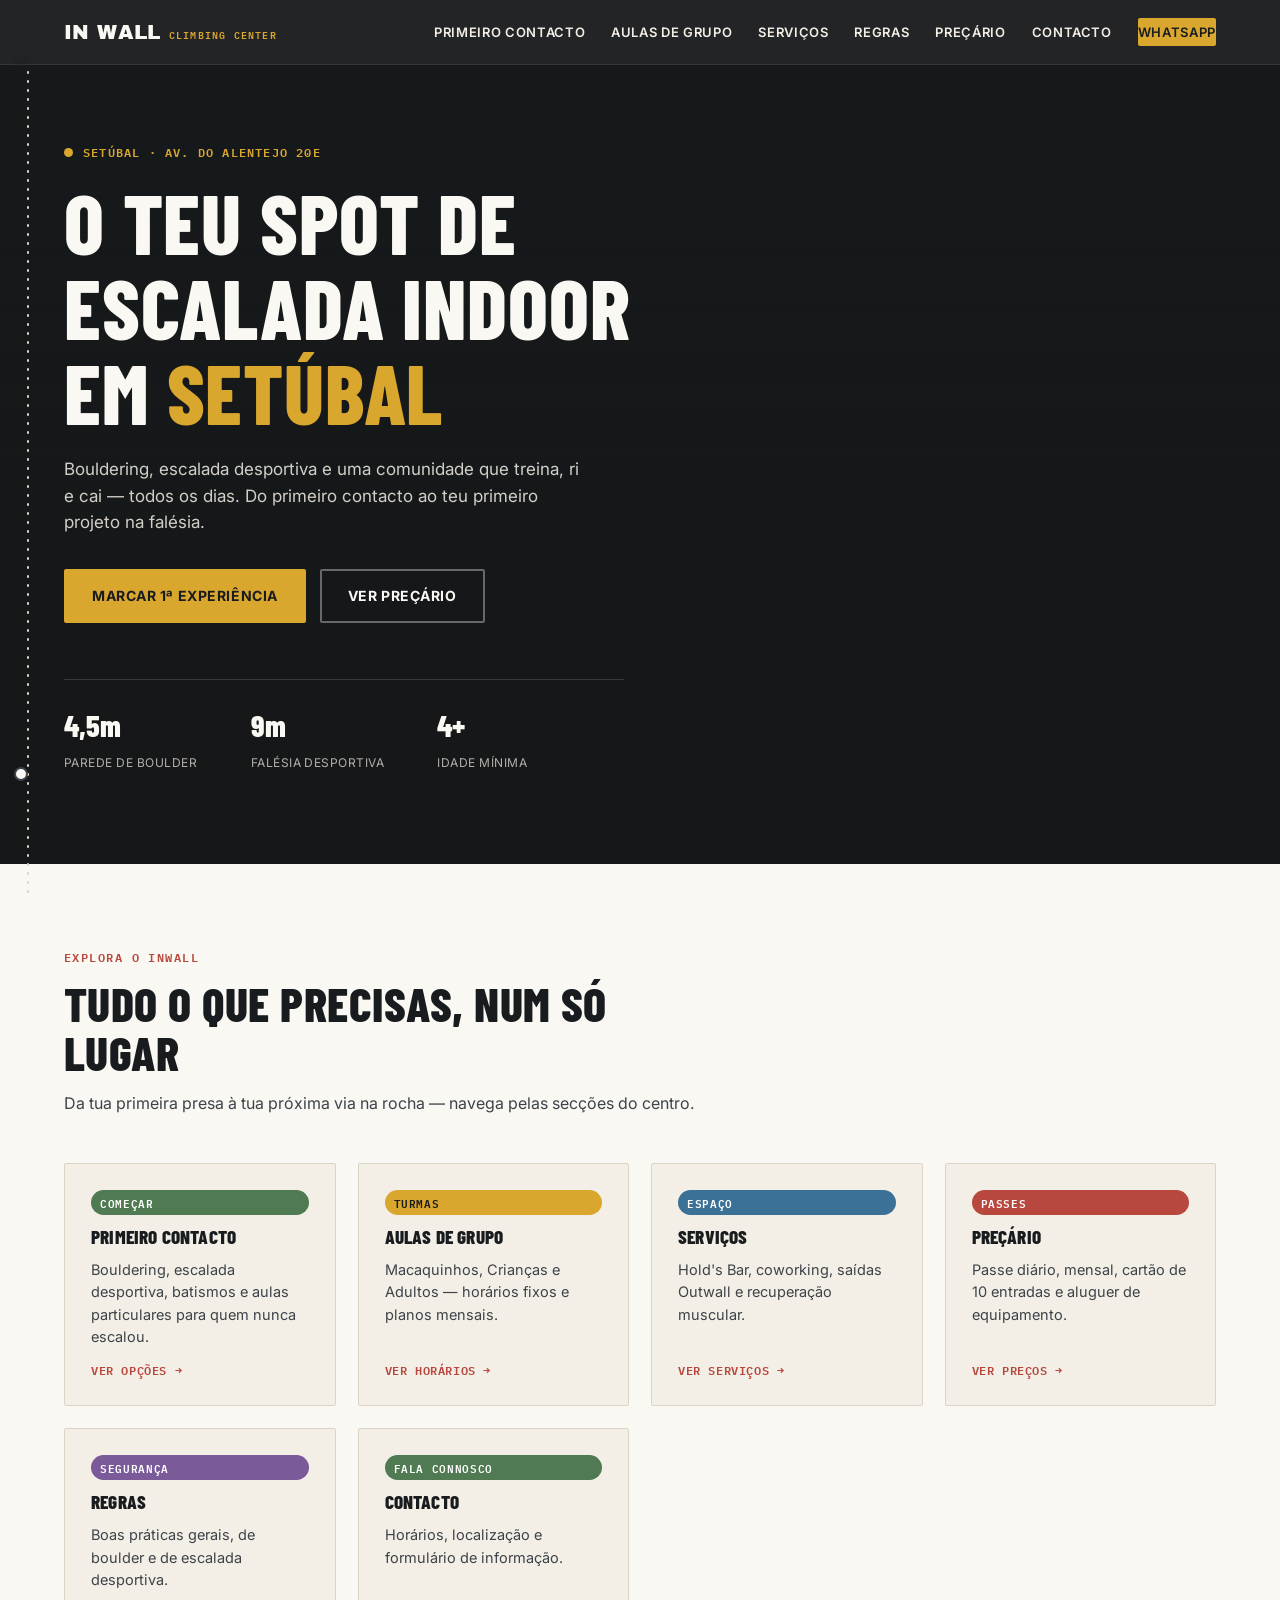
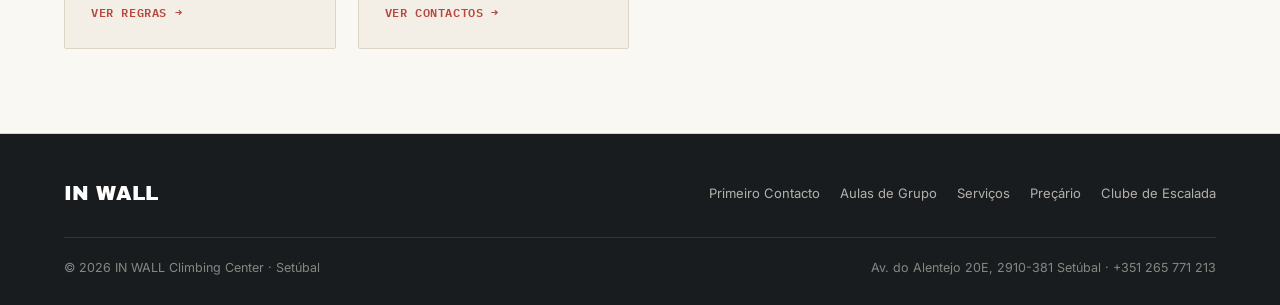
<file: index.html>
<!DOCTYPE html>
<html lang="pt-PT">
<head>
<meta charset="UTF-8">
<meta name="viewport" content="width=device-width, initial-scale=1.0">
<title>IN WALL — Climbing Center | Setúbal</title>
<meta name="description" content="O teu spot de escalada indoor em Setúbal. Bouldering, escalada desportiva, aulas de grupo, batismos, bar e coworking.">
<link rel="preconnect" href="https://fonts.googleapis.com">
<link rel="preconnect" href="https://fonts.gstatic.com" crossorigin>
<link href="https://fonts.googleapis.com/css2?family=Archivo+Black&family=Barlow+Condensed:wght@500;600;700;800&family=Inter:wght@400;500;600;700&family=IBM+Plex+Mono:wght@500;600&display=swap" rel="stylesheet">
<link rel="stylesheet" href="css/base.css">
<link rel="stylesheet" href="css/index.css">
</head>
<body>

<div class="route-rail" aria-hidden="true">
  <svg preserveAspectRatio="none"><line class="track" x1="14" y1="0" x2="14" y2="100%"></line><line class="progress" id="routeProgress" x1="14" y1="0" x2="14" y2="0"></line></svg>
</div>

<header class="topbar">
  <div class="topbar-inner">
    <a href="index.html" class="brand">IN WALL <span>CLIMBING CENTER</span></a>
    <nav class="navlinks">
      <a href="primeiro-contacto.html">Primeiro Contacto</a>
      <a href="aulas-grupo.html">Aulas de Grupo</a>
      <a href="servicos.html">Serviços</a>
      <a href="regras.html">Regras</a>
      <a href="precario.html">Preçário</a>
      <a href="contacto.html">Contacto</a>
      <a href="https://wa.me/message/LN25NQYSWAW2D1" class="nav-cta">WhatsApp</a>
    </nav>
    <button class="burger" id="burgerBtn" aria-label="Abrir menu" aria-expanded="false">
      <svg viewBox="0 0 24 24" fill="none" stroke="currentColor" stroke-width="2"><line x1="3" y1="6" x2="21" y2="6"/><line x1="3" y1="12" x2="21" y2="12"/><line x1="3" y1="18" x2="21" y2="18"/></svg>
    </button>
  </div>
  <div class="mobile-menu" id="mobileMenu">
    <a href="primeiro-contacto.html">Primeiro Contacto</a>
    <a href="aulas-grupo.html">Aulas de Grupo</a>
    <a href="servicos.html">Serviços</a>
    <a href="regras.html">Regras</a>
    <a href="precario.html">Preçário</a>
    <a href="contacto.html">Contacto</a>
    <a href="https://wa.me/message/LN25NQYSWAW2D1" class="nav-cta">Falar no WhatsApp</a>
  </div>
</header>

<main>
  <section class="hero" data-route="1">
    <div class="wrap">
      <span class="hero-grade">Setúbal · Av. do Alentejo 20E</span>
      <h1>O TEU SPOT DE<br>ESCALADA INDOOR<br>EM <em>SETÚBAL</em></h1>
      <p class="hero-sub">Bouldering, escalada desportiva e uma comunidade que treina, ri e cai — todos os dias. Do primeiro contacto ao teu primeiro projeto na falésia.</p>
      <div class="hero-actions">
        <a href="primeiro-contacto.html" class="btn btn-primary">Marcar 1ª experiência</a>
        <a href="precario.html" class="btn btn-outline">Ver preçário</a>
      </div>
      <div class="hero-stats">
        <div><b>4,5m</b><span>Parede de boulder</span></div>
        <div><b>9m</b><span>Falésia desportiva</span></div>
        <div><b>4+</b><span>Idade mínima</span></div>
      </div>
    </div>
  </section>

  <section class="section" data-route="2">
    <div class="wrap">
      <div class="section-head reveal">
        <span class="eyebrow">Explora o InWall</span>
        <h2>Tudo o que precisas, num só lugar</h2>
        <p>Da tua primeira presa à tua próxima via na rocha — navega pelas secções do centro.</p>
      </div>
      <div class="overview-grid reveal">
        <a href="primeiro-contacto.html" class="overview-card">
          <span class="tag tag-green">Começar</span>
          <h4>Primeiro Contacto</h4>
          <p>Bouldering, escalada desportiva, batismos e aulas particulares para quem nunca escalou.</p>
          <span class="go">Ver opções →</span>
        </a>
        <a href="aulas-grupo.html" class="overview-card">
          <span class="tag tag-yellow">Turmas</span>
          <h4>Aulas de Grupo</h4>
          <p>Macaquinhos, Crianças e Adultos — horários fixos e planos mensais.</p>
          <span class="go">Ver horários →</span>
        </a>
        <a href="servicos.html" class="overview-card">
          <span class="tag tag-blue">Espaço</span>
          <h4>Serviços</h4>
          <p>Hold's Bar, coworking, saídas Outwall e recuperação muscular.</p>
          <span class="go">Ver serviços →</span>
        </a>
        <a href="precario.html" class="overview-card">
          <span class="tag tag-red">Passes</span>
          <h4>Preçário</h4>
          <p>Passe diário, mensal, cartão de 10 entradas e aluguer de equipamento.</p>
          <span class="go">Ver preços →</span>
        </a>
        <a href="regras.html" class="overview-card">
          <span class="tag tag-purple">Segurança</span>
          <h4>Regras</h4>
          <p>Boas práticas gerais, de boulder e de escalada desportiva.</p>
          <span class="go">Ver regras →</span>
        </a>
        <a href="contacto.html" class="overview-card">
          <span class="tag tag-green">Fala connosco</span>
          <h4>Contacto</h4>
          <p>Horários, localização e formulário de informação.</p>
          <span class="go">Ver contactos →</span>
        </a>
      </div>
    </div>
  </section>
</main>

<footer>
  <div class="wrap">
    <div class="footer-top">
      <div class="footer-brand">IN WALL</div>
      <div class="footer-links">
        <a href="primeiro-contacto.html">Primeiro Contacto</a>
        <a href="aulas-grupo.html">Aulas de Grupo</a>
        <a href="servicos.html">Serviços</a>
        <a href="precario.html">Preçário</a>
        <a href="https://inwallclimbing.pt/clube-de-escalada/">Clube de Escalada</a>
      </div>
    </div>
    <div class="footer-bottom">
      <span>© 2026 IN WALL Climbing Center · Setúbal</span>
      <span>Av. do Alentejo 20E, 2910-381 Setúbal · +351 265 771 213</span>
    </div>
  </div>
</footer>

<script src="js/base.js"></script>
</body>
</html>
</file>
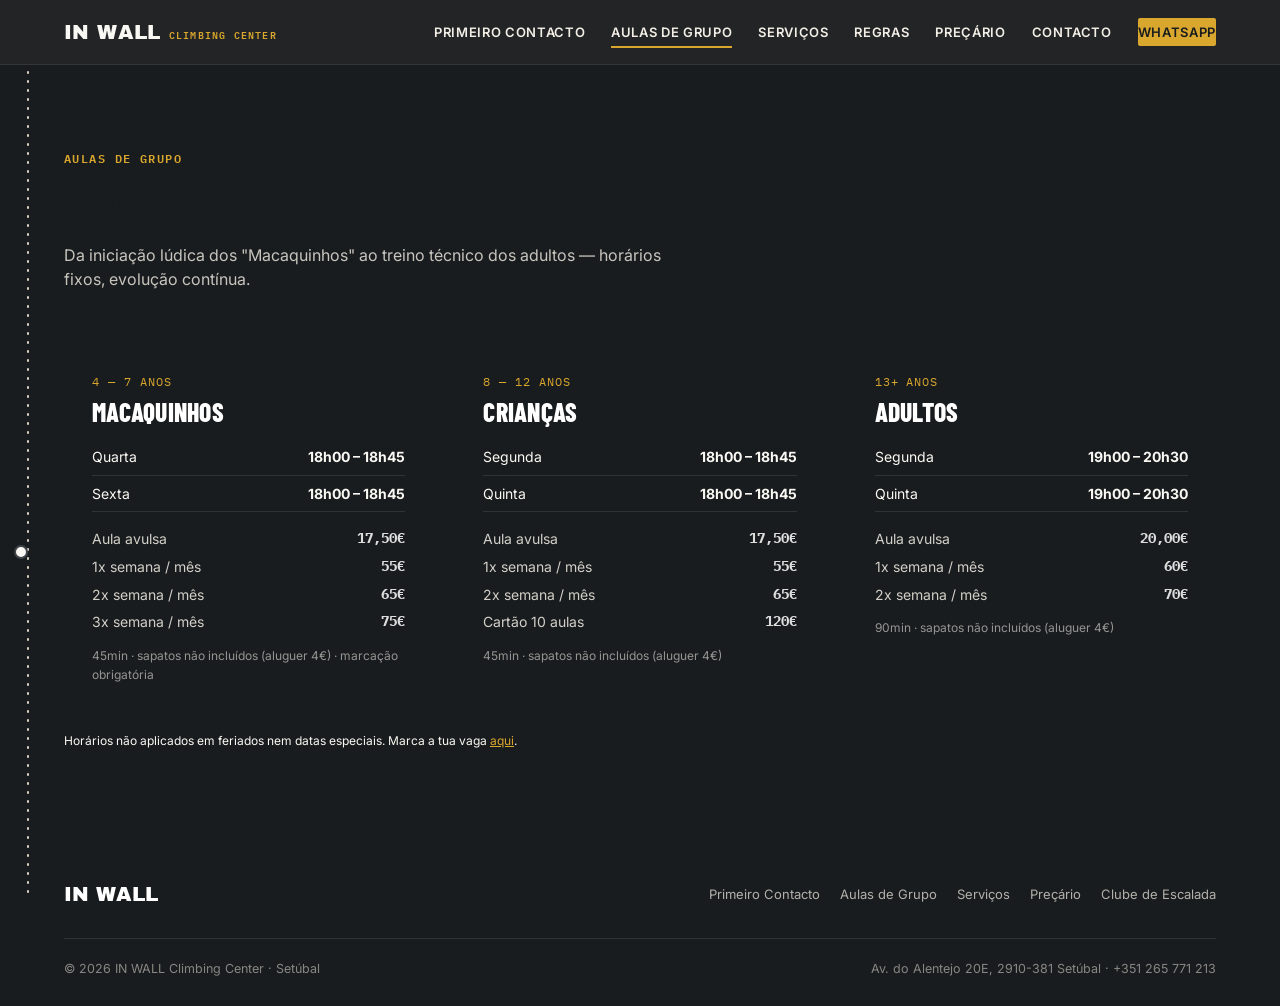
<file: aulas-grupo.html>
<!DOCTYPE html>
<html lang="pt-PT">
<head>
<meta charset="UTF-8">
<meta name="viewport" content="width=device-width, initial-scale=1.0">
<title>Aulas de Grupo — IN WALL Climbing Center</title>
<meta name="description" content="Aulas de grupo de escalada para crianças e adultos no InWall Setúbal: Macaquinhos, Crianças e Adultos.">
<link rel="preconnect" href="https://fonts.googleapis.com">
<link rel="preconnect" href="https://fonts.gstatic.com" crossorigin>
<link href="https://fonts.googleapis.com/css2?family=Archivo+Black&family=Barlow+Condensed:wght@500;600;700;800&family=Inter:wght@400;500;600;700&family=IBM+Plex+Mono:wght@500;600&display=swap" rel="stylesheet">
<link rel="stylesheet" href="css/base.css">
<link rel="stylesheet" href="css/aulas-grupo.css">
</head>
<body>

<div class="route-rail" aria-hidden="true">
  <svg preserveAspectRatio="none"><line class="track" x1="14" y1="0" x2="14" y2="100%"></line><line class="progress" id="routeProgress" x1="14" y1="0" x2="14" y2="0"></line></svg>
</div>

<header class="topbar">
  <div class="topbar-inner">
    <a href="index.html" class="brand">IN WALL <span>CLIMBING CENTER</span></a>
    <nav class="navlinks">
      <a href="primeiro-contacto.html">Primeiro Contacto</a>
      <a href="aulas-grupo.html">Aulas de Grupo</a>
      <a href="servicos.html">Serviços</a>
      <a href="regras.html">Regras</a>
      <a href="precario.html">Preçário</a>
      <a href="contacto.html">Contacto</a>
      <a href="https://wa.me/message/LN25NQYSWAW2D1" class="nav-cta">WhatsApp</a>
    </nav>
    <button class="burger" id="burgerBtn" aria-label="Abrir menu" aria-expanded="false">
      <svg viewBox="0 0 24 24" fill="none" stroke="currentColor" stroke-width="2"><line x1="3" y1="6" x2="21" y2="6"/><line x1="3" y1="12" x2="21" y2="12"/><line x1="3" y1="18" x2="21" y2="18"/></svg>
    </button>
  </div>
  <div class="mobile-menu" id="mobileMenu">
    <a href="primeiro-contacto.html">Primeiro Contacto</a>
    <a href="aulas-grupo.html">Aulas de Grupo</a>
    <a href="servicos.html">Serviços</a>
    <a href="regras.html">Regras</a>
    <a href="precario.html">Preçário</a>
    <a href="contacto.html">Contacto</a>
    <a href="https://wa.me/message/LN25NQYSWAW2D1" class="nav-cta">Falar no WhatsApp</a>
  </div>
</header>

<main>
  <section class="section section-dark" data-route="1">
    <div class="wrap">
      <div class="section-head reveal">
        <span class="eyebrow">Aulas de Grupo</span>
        <h2>Uma turma para cada idade</h2>
        <p>Da iniciação lúdica dos "Macaquinhos" ao treino técnico dos adultos — horários fixos, evolução contínua.</p>
      </div>
      <div class="schedule-grid reveal">
        <div class="schedule-card">
          <span class="age">4 — 7 ANOS</span>
          <h4>Macaquinhos</h4>
          <div class="timerow"><span>Quarta</span><b>18h00 – 18h45</b></div>
          <div class="timerow"><span>Sexta</span><b>18h00 – 18h45</b></div>
          <ul class="plan-list">
            <li><span>Aula avulsa</span><b>17,50€</b></li>
            <li><span>1x semana / mês</span><b>55€</b></li>
            <li><span>2x semana / mês</span><b>65€</b></li>
            <li><span>3x semana / mês</span><b>75€</b></li>
          </ul>
          <p class="schedule-note">45min · sapatos não incluídos (aluguer 4€) · marcação obrigatória</p>
        </div>

        <div class="schedule-card">
          <span class="age">8 — 12 ANOS</span>
          <h4>Crianças</h4>
          <div class="timerow"><span>Segunda</span><b>18h00 – 18h45</b></div>
          <div class="timerow"><span>Quinta</span><b>18h00 – 18h45</b></div>
          <ul class="plan-list">
            <li><span>Aula avulsa</span><b>17,50€</b></li>
            <li><span>1x semana / mês</span><b>55€</b></li>
            <li><span>2x semana / mês</span><b>65€</b></li>
            <li><span>Cartão 10 aulas</span><b>120€</b></li>
          </ul>
          <p class="schedule-note">45min · sapatos não incluídos (aluguer 4€)</p>
        </div>

        <div class="schedule-card">
          <span class="age">13+ ANOS</span>
          <h4>Adultos</h4>
          <div class="timerow"><span>Segunda</span><b>19h00 – 20h30</b></div>
          <div class="timerow"><span>Quinta</span><b>19h00 – 20h30</b></div>
          <ul class="plan-list">
            <li><span>Aula avulsa</span><b>20,00€</b></li>
            <li><span>1x semana / mês</span><b>60€</b></li>
            <li><span>2x semana / mês</span><b>70€</b></li>
          </ul>
          <p class="schedule-note">90min · sapatos não incluídos (aluguer 4€)</p>
        </div>
      </div>
      <p class="schedule-note reveal" style="margin-top:20px;">Horários não aplicados em feriados nem datas especiais. Marca a tua vaga <a href="https://calendar.app.google/18YPkHzav2xyP9Gt5" style="color:var(--hold-yellow);text-decoration:underline;">aqui</a>.</p>
    </div>
  </section>
</main>

<footer>
  <div class="wrap">
    <div class="footer-top">
      <div class="footer-brand">IN WALL</div>
      <div class="footer-links">
        <a href="primeiro-contacto.html">Primeiro Contacto</a>
        <a href="aulas-grupo.html">Aulas de Grupo</a>
        <a href="servicos.html">Serviços</a>
        <a href="precario.html">Preçário</a>
        <a href="https://inwallclimbing.pt/clube-de-escalada/">Clube de Escalada</a>
      </div>
    </div>
    <div class="footer-bottom">
      <span>© 2026 IN WALL Climbing Center · Setúbal</span>
      <span>Av. do Alentejo 20E, 2910-381 Setúbal · +351 265 771 213</span>
    </div>
  </div>
</footer>

<script src="js/base.js"></script>
</body>
</html>
</file>
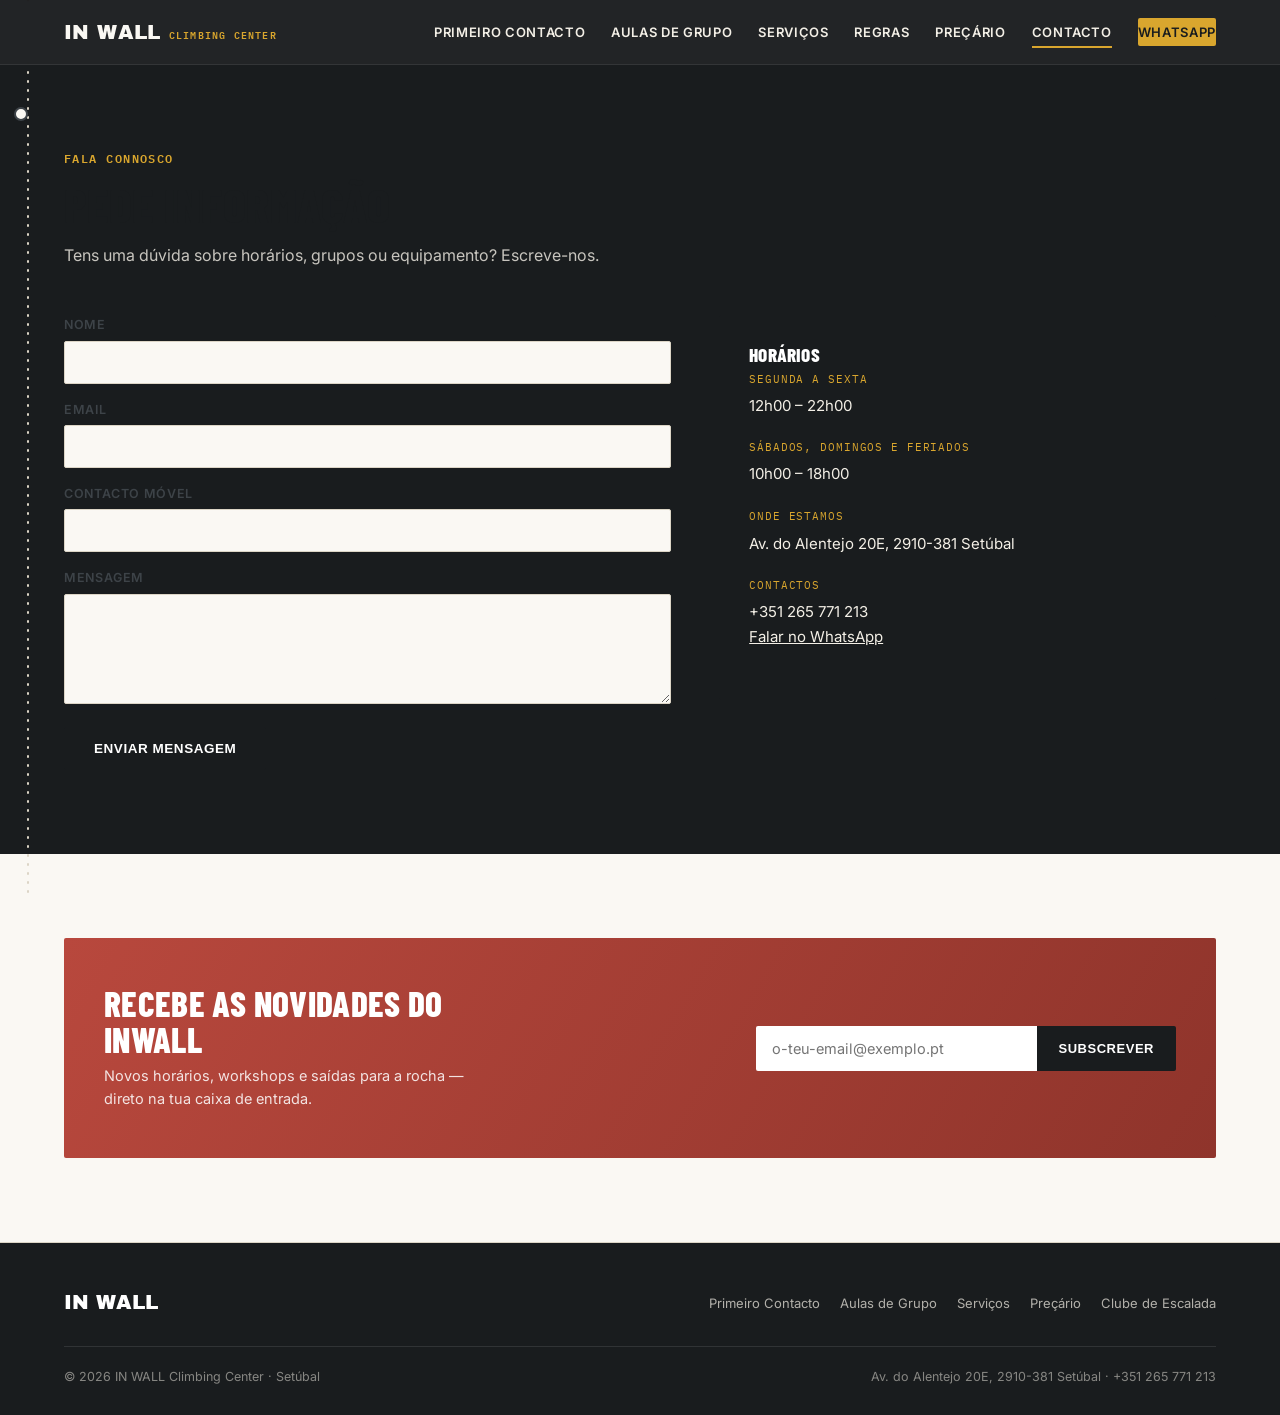
<file: contacto.html>
<!DOCTYPE html>
<html lang="pt-PT">
<head>
<meta charset="UTF-8">
<meta name="viewport" content="width=device-width, initial-scale=1.0">
<title>Contacto — IN WALL Climbing Center</title>
<meta name="description" content="Horários, localização, contactos e newsletter do InWall Climbing Center em Setúbal.">
<link rel="preconnect" href="https://fonts.googleapis.com">
<link rel="preconnect" href="https://fonts.gstatic.com" crossorigin>
<link href="https://fonts.googleapis.com/css2?family=Archivo+Black&family=Barlow+Condensed:wght@500;600;700;800&family=Inter:wght@400;500;600;700&family=IBM+Plex+Mono:wght@500;600&display=swap" rel="stylesheet">
<link rel="stylesheet" href="css/base.css">
<link rel="stylesheet" href="css/contacto.css">
</head>
<body>

<div class="route-rail" aria-hidden="true">
  <svg preserveAspectRatio="none"><line class="track" x1="14" y1="0" x2="14" y2="100%"></line><line class="progress" id="routeProgress" x1="14" y1="0" x2="14" y2="0"></line></svg>
</div>

<header class="topbar">
  <div class="topbar-inner">
    <a href="index.html" class="brand">IN WALL <span>CLIMBING CENTER</span></a>
    <nav class="navlinks">
      <a href="primeiro-contacto.html">Primeiro Contacto</a>
      <a href="aulas-grupo.html">Aulas de Grupo</a>
      <a href="servicos.html">Serviços</a>
      <a href="regras.html">Regras</a>
      <a href="precario.html">Preçário</a>
      <a href="contacto.html">Contacto</a>
      <a href="https://wa.me/message/LN25NQYSWAW2D1" class="nav-cta">WhatsApp</a>
    </nav>
    <button class="burger" id="burgerBtn" aria-label="Abrir menu" aria-expanded="false">
      <svg viewBox="0 0 24 24" fill="none" stroke="currentColor" stroke-width="2"><line x1="3" y1="6" x2="21" y2="6"/><line x1="3" y1="12" x2="21" y2="12"/><line x1="3" y1="18" x2="21" y2="18"/></svg>
    </button>
  </div>
  <div class="mobile-menu" id="mobileMenu">
    <a href="primeiro-contacto.html">Primeiro Contacto</a>
    <a href="aulas-grupo.html">Aulas de Grupo</a>
    <a href="servicos.html">Serviços</a>
    <a href="regras.html">Regras</a>
    <a href="precario.html">Preçário</a>
    <a href="contacto.html">Contacto</a>
    <a href="https://wa.me/message/LN25NQYSWAW2D1" class="nav-cta">Falar no WhatsApp</a>
  </div>
</header>

<main>
  <section class="section section-dark" data-route="1">
    <div class="wrap">
      <div class="section-head reveal">
        <span class="eyebrow">Fala Connosco</span>
        <h2>Pede informação</h2>
        <p>Tens uma dúvida sobre horários, grupos ou equipamento? Escreve-nos.</p>
      </div>

      <div class="contact-layout reveal">
        <form id="contactForm">
          <div class="form-field">
            <label for="nome">Nome</label>
            <input type="text" id="nome" name="nome" required>
          </div>
          <div class="form-field">
            <label for="email">Email</label>
            <input type="email" id="email" name="email" required>
          </div>
          <div class="form-field">
            <label for="tel">Contacto móvel</label>
            <input type="tel" id="tel" name="tel">
          </div>
          <div class="form-field">
            <label for="msg">Mensagem</label>
            <textarea id="msg" name="msg" required></textarea>
          </div>
          <button type="submit" class="submit-btn">Enviar mensagem</button>
          <p id="formMsg" style="display:none;margin-top:14px;font-size:13.5px;color:var(--hold-yellow);">Mensagem preparada — obrigado pelo contacto!</p>
        </form>

        <div class="info-card">
          <h4>Horários</h4>
          <div class="info-block">
            <span class="label">Segunda a sexta</span>
            <p>12h00 – 22h00</p>
          </div>
          <div class="info-block">
            <span class="label">Sábados, domingos e feriados</span>
            <p>10h00 – 18h00</p>
          </div>
          <div class="info-block">
            <span class="label">Onde estamos</span>
            <a href="https://maps.app.goo.gl/ZAuKGBuh2Pnytn5JA">Av. do Alentejo 20E, 2910-381 Setúbal</a>
          </div>
          <div class="info-block">
            <span class="label">Contactos</span>
            <p>+351 265 771 213</p>
            <a href="https://wa.me/message/LN25NQYSWAW2D1" style="text-decoration:underline;">Falar no WhatsApp</a>
          </div>
        </div>
      </div>
    </div>
  </section>

  <section class="section">
    <div class="wrap">
      <div class="newsletter reveal">
        <div>
          <h3>Recebe as novidades do InWall</h3>
          <p>Novos horários, workshops e saídas para a rocha — direto na tua caixa de entrada.</p>
        </div>
        <form class="newsletter-form" id="newsletterForm">
          <input type="email" placeholder="o-teu-email@exemplo.pt" required>
          <button type="submit">Subscrever</button>
        </form>
      </div>
    </div>
  </section>
</main>

<footer>
  <div class="wrap">
    <div class="footer-top">
      <div class="footer-brand">IN WALL</div>
      <div class="footer-links">
        <a href="primeiro-contacto.html">Primeiro Contacto</a>
        <a href="aulas-grupo.html">Aulas de Grupo</a>
        <a href="servicos.html">Serviços</a>
        <a href="precario.html">Preçário</a>
        <a href="https://inwallclimbing.pt/clube-de-escalada/">Clube de Escalada</a>
      </div>
    </div>
    <div class="footer-bottom">
      <span>© 2026 IN WALL Climbing Center · Setúbal</span>
      <span>Av. do Alentejo 20E, 2910-381 Setúbal · +351 265 771 213</span>
    </div>
  </div>
</footer>

<script src="js/base.js"></script>
<script src="js/contacto.js"></script>
</body>
</html>
</file>
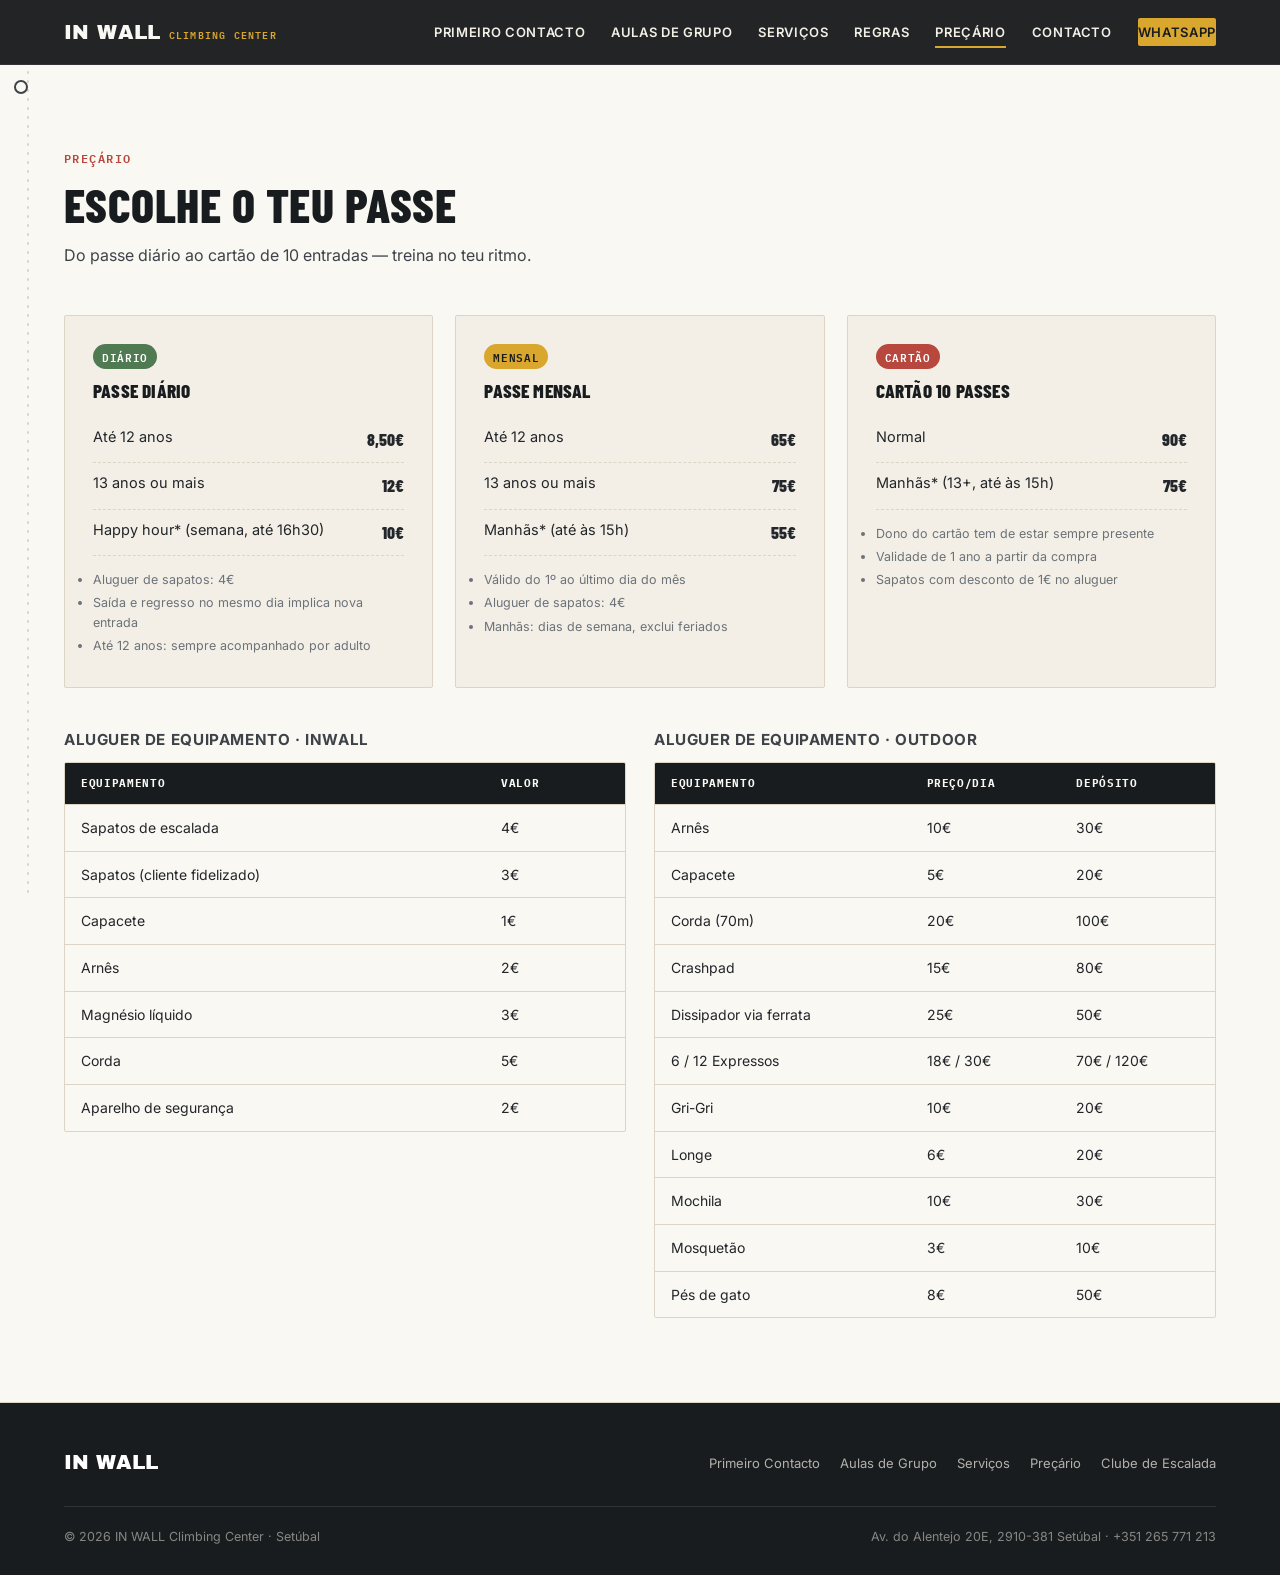
<file: precario.html>
<!DOCTYPE html>
<html lang="pt-PT">
<head>
<meta charset="UTF-8">
<meta name="viewport" content="width=device-width, initial-scale=1.0">
<title>Preçário — IN WALL Climbing Center</title>
<meta name="description" content="Passe diário, mensal, cartão de 10 entradas e aluguer de equipamento no InWall Setúbal.">
<link rel="preconnect" href="https://fonts.googleapis.com">
<link rel="preconnect" href="https://fonts.gstatic.com" crossorigin>
<link href="https://fonts.googleapis.com/css2?family=Archivo+Black&family=Barlow+Condensed:wght@500;600;700;800&family=Inter:wght@400;500;600;700&family=IBM+Plex+Mono:wght@500;600&display=swap" rel="stylesheet">
<link rel="stylesheet" href="css/base.css">
<link rel="stylesheet" href="css/precario.css">
</head>
<body>

<div class="route-rail" aria-hidden="true">
  <svg preserveAspectRatio="none"><line class="track" x1="14" y1="0" x2="14" y2="100%"></line><line class="progress" id="routeProgress" x1="14" y1="0" x2="14" y2="0"></line></svg>
</div>

<header class="topbar">
  <div class="topbar-inner">
    <a href="index.html" class="brand">IN WALL <span>CLIMBING CENTER</span></a>
    <nav class="navlinks">
      <a href="primeiro-contacto.html">Primeiro Contacto</a>
      <a href="aulas-grupo.html">Aulas de Grupo</a>
      <a href="servicos.html">Serviços</a>
      <a href="regras.html">Regras</a>
      <a href="precario.html">Preçário</a>
      <a href="contacto.html">Contacto</a>
      <a href="https://wa.me/message/LN25NQYSWAW2D1" class="nav-cta">WhatsApp</a>
    </nav>
    <button class="burger" id="burgerBtn" aria-label="Abrir menu" aria-expanded="false">
      <svg viewBox="0 0 24 24" fill="none" stroke="currentColor" stroke-width="2"><line x1="3" y1="6" x2="21" y2="6"/><line x1="3" y1="12" x2="21" y2="12"/><line x1="3" y1="18" x2="21" y2="18"/></svg>
    </button>
  </div>
  <div class="mobile-menu" id="mobileMenu">
    <a href="primeiro-contacto.html">Primeiro Contacto</a>
    <a href="aulas-grupo.html">Aulas de Grupo</a>
    <a href="servicos.html">Serviços</a>
    <a href="regras.html">Regras</a>
    <a href="precario.html">Preçário</a>
    <a href="contacto.html">Contacto</a>
    <a href="https://wa.me/message/LN25NQYSWAW2D1" class="nav-cta">Falar no WhatsApp</a>
  </div>
</header>

<main>
  <section class="section" data-route="1">
    <div class="wrap">
      <div class="section-head reveal">
        <span class="eyebrow">Preçário</span>
        <h2>Escolhe o teu passe</h2>
        <p>Do passe diário ao cartão de 10 entradas — treina no teu ritmo.</p>
      </div>

      <div class="price-tiers reveal">
        <div class="tier">
          <span class="tag tag-green">Diário</span>
          <h4 style="margin-top:12px;">Passe Diário</h4>
          <div class="tier-row"><span>Até 12 anos</span><b>8,50€</b></div>
          <div class="tier-row"><span>13 anos ou mais</span><b>12€</b></div>
          <div class="tier-row"><span>Happy hour* (semana, até 16h30)</span><b>10€</b></div>
          <ul class="tier-notes">
            <li>Aluguer de sapatos: 4€</li>
            <li>Saída e regresso no mesmo dia implica nova entrada</li>
            <li>Até 12 anos: sempre acompanhado por adulto</li>
          </ul>
        </div>
        <div class="tier">
          <span class="tag tag-yellow">Mensal</span>
          <h4 style="margin-top:12px;">Passe Mensal</h4>
          <div class="tier-row"><span>Até 12 anos</span><b>65€</b></div>
          <div class="tier-row"><span>13 anos ou mais</span><b>75€</b></div>
          <div class="tier-row"><span>Manhãs* (até às 15h)</span><b>55€</b></div>
          <ul class="tier-notes">
            <li>Válido do 1º ao último dia do mês</li>
            <li>Aluguer de sapatos: 4€</li>
            <li>Manhãs: dias de semana, exclui feriados</li>
          </ul>
        </div>
        <div class="tier">
          <span class="tag tag-red">Cartão</span>
          <h4 style="margin-top:12px;">Cartão 10 Passes</h4>
          <div class="tier-row"><span>Normal</span><b>90€</b></div>
          <div class="tier-row"><span>Manhãs* (13+, até às 15h)</span><b>75€</b></div>
          <ul class="tier-notes">
            <li>Dono do cartão tem de estar sempre presente</li>
            <li>Validade de 1 ano a partir da compra</li>
            <li>Sapatos com desconto de 1€ no aluguer</li>
          </ul>
        </div>
      </div>

      <div class="equip-tables reveal">
        <div>
          <h5>Aluguer de equipamento · InWall</h5>
          <div class="table-wrap">
            <table>
              <thead><tr><th>Equipamento</th><th>Valor</th></tr></thead>
              <tbody>
                <tr><td>Sapatos de escalada</td><td>4€</td></tr>
                <tr><td>Sapatos (cliente fidelizado)</td><td>3€</td></tr>
                <tr><td>Capacete</td><td>1€</td></tr>
                <tr><td>Arnês</td><td>2€</td></tr>
                <tr><td>Magnésio líquido</td><td>3€</td></tr>
                <tr><td>Corda</td><td>5€</td></tr>
                <tr><td>Aparelho de segurança</td><td>2€</td></tr>
              </tbody>
            </table>
          </div>
        </div>
        <div>
          <h5>Aluguer de equipamento · Outdoor</h5>
          <div class="table-wrap">
            <table>
              <thead><tr><th>Equipamento</th><th>Preço/dia</th><th>Depósito</th></tr></thead>
              <tbody>
                <tr><td>Arnês</td><td>10€</td><td>30€</td></tr>
                <tr><td>Capacete</td><td>5€</td><td>20€</td></tr>
                <tr><td>Corda (70m)</td><td>20€</td><td>100€</td></tr>
                <tr><td>Crashpad</td><td>15€</td><td>80€</td></tr>
                <tr><td>Dissipador via ferrata</td><td>25€</td><td>50€</td></tr>
                <tr><td>6 / 12 Expressos</td><td>18€ / 30€</td><td>70€ / 120€</td></tr>
                <tr><td>Gri-Gri</td><td>10€</td><td>20€</td></tr>
                <tr><td>Longe</td><td>6€</td><td>20€</td></tr>
                <tr><td>Mochila</td><td>10€</td><td>30€</td></tr>
                <tr><td>Mosquetão</td><td>3€</td><td>10€</td></tr>
                <tr><td>Pés de gato</td><td>8€</td><td>50€</td></tr>
              </tbody>
            </table>
          </div>
        </div>
      </div>
    </div>
  </section>
</main>

<footer>
  <div class="wrap">
    <div class="footer-top">
      <div class="footer-brand">IN WALL</div>
      <div class="footer-links">
        <a href="primeiro-contacto.html">Primeiro Contacto</a>
        <a href="aulas-grupo.html">Aulas de Grupo</a>
        <a href="servicos.html">Serviços</a>
        <a href="precario.html">Preçário</a>
        <a href="https://inwallclimbing.pt/clube-de-escalada/">Clube de Escalada</a>
      </div>
    </div>
    <div class="footer-bottom">
      <span>© 2026 IN WALL Climbing Center · Setúbal</span>
      <span>Av. do Alentejo 20E, 2910-381 Setúbal · +351 265 771 213</span>
    </div>
  </div>
</footer>

<script src="js/base.js"></script>
</body>
</html>
</file>
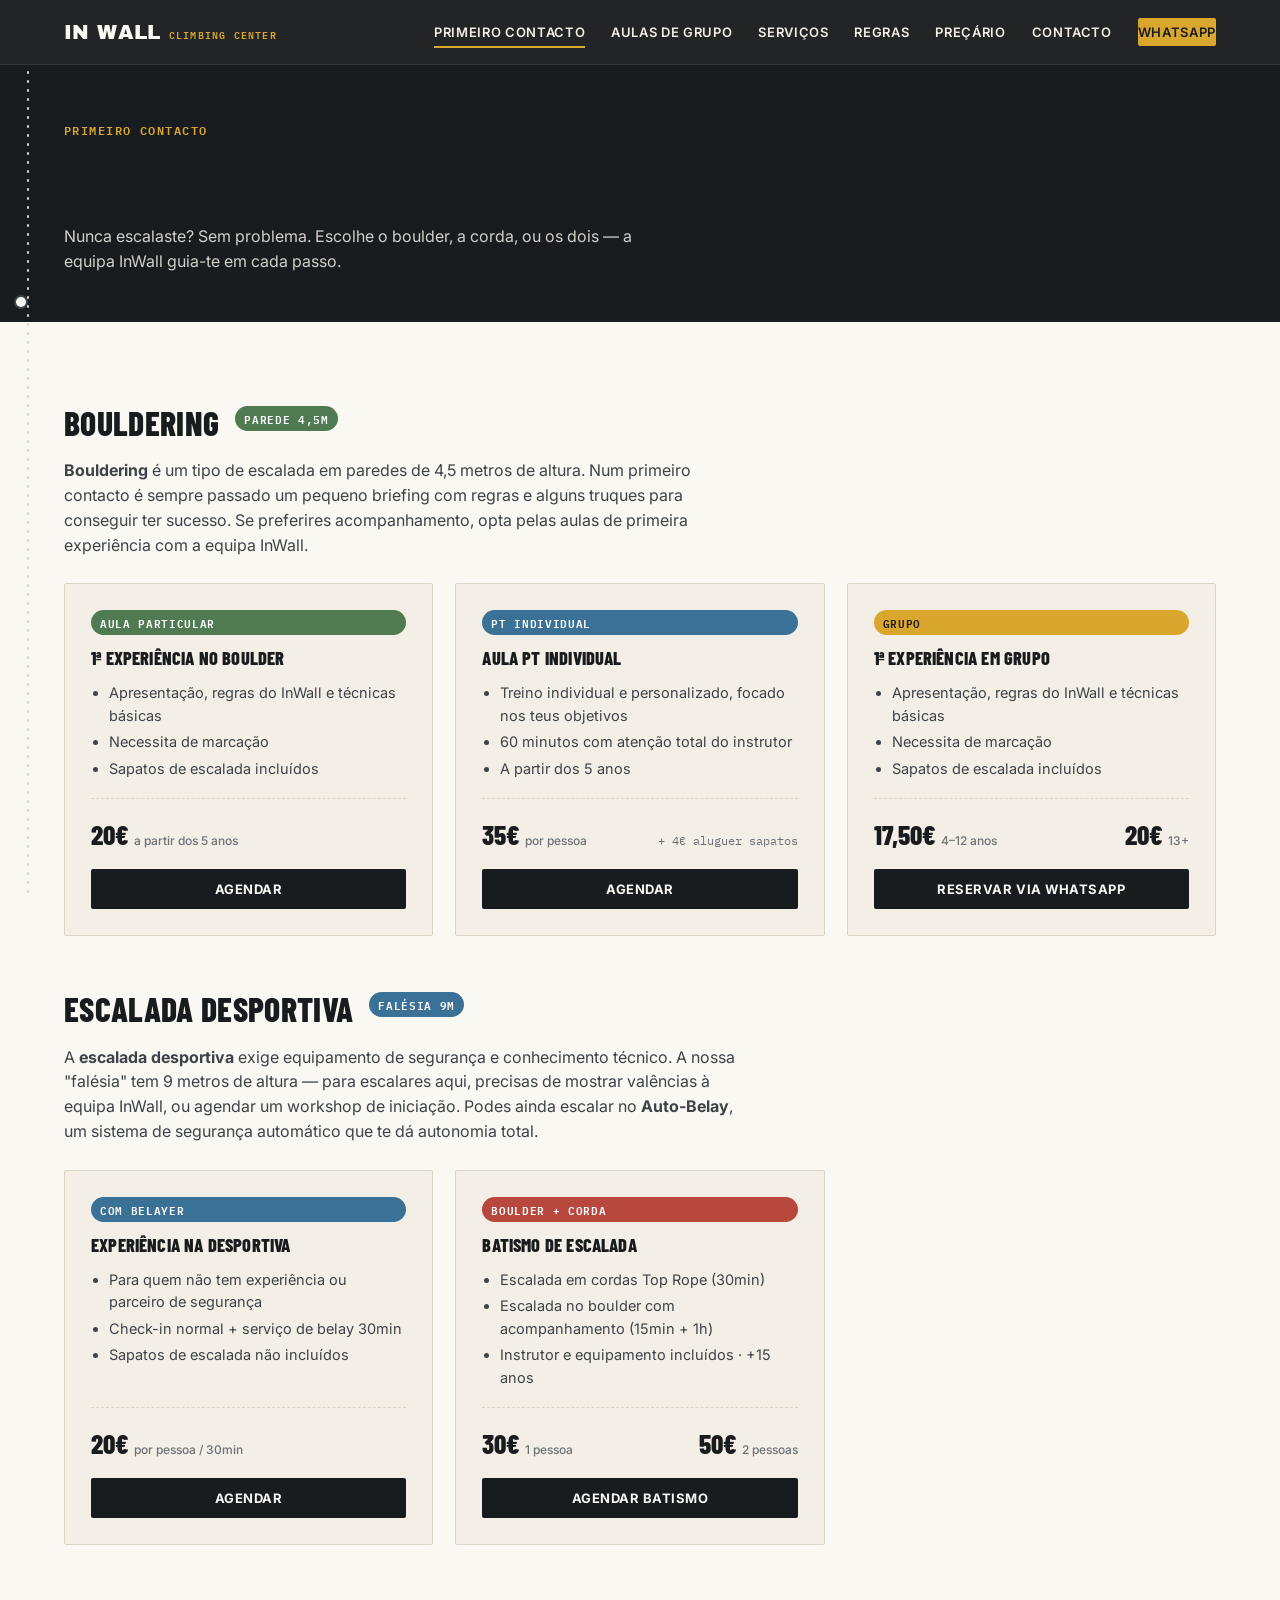
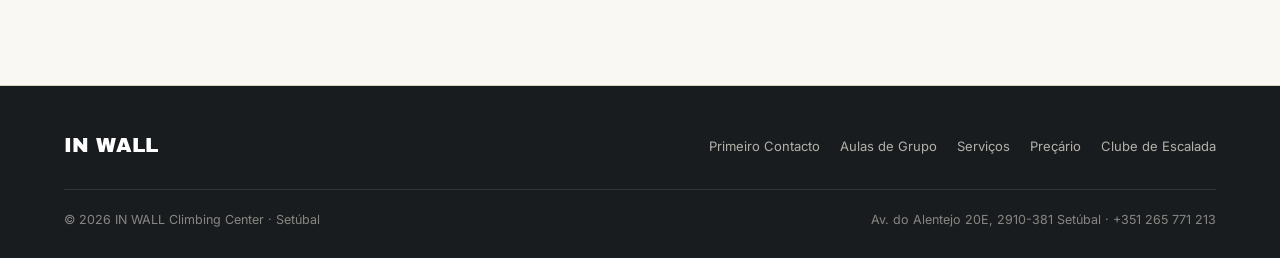
<file: primeiro-contacto.html>
<!DOCTYPE html>
<html lang="pt-PT">
<head>
<meta charset="UTF-8">
<meta name="viewport" content="width=device-width, initial-scale=1.0">
<title>Primeiro Contacto — IN WALL Climbing Center</title>
<meta name="description" content="Bouldering, escalada desportiva e batismo de escalada no InWall Setúbal. Aulas particulares e de grupo para quem nunca escalou.">
<link rel="preconnect" href="https://fonts.googleapis.com">
<link rel="preconnect" href="https://fonts.gstatic.com" crossorigin>
<link href="https://fonts.googleapis.com/css2?family=Archivo+Black&family=Barlow+Condensed:wght@500;600;700;800&family=Inter:wght@400;500;600;700&family=IBM+Plex+Mono:wght@500;600&display=swap" rel="stylesheet">
<link rel="stylesheet" href="css/base.css">
<link rel="stylesheet" href="css/primeiro-contacto.css">
</head>
<body>

<div class="route-rail" aria-hidden="true">
  <svg preserveAspectRatio="none"><line class="track" x1="14" y1="0" x2="14" y2="100%"></line><line class="progress" id="routeProgress" x1="14" y1="0" x2="14" y2="0"></line></svg>
</div>

<header class="topbar">
  <div class="topbar-inner">
    <a href="index.html" class="brand">IN WALL <span>CLIMBING CENTER</span></a>
    <nav class="navlinks">
      <a href="primeiro-contacto.html">Primeiro Contacto</a>
      <a href="aulas-grupo.html">Aulas de Grupo</a>
      <a href="servicos.html">Serviços</a>
      <a href="regras.html">Regras</a>
      <a href="precario.html">Preçário</a>
      <a href="contacto.html">Contacto</a>
      <a href="https://wa.me/message/LN25NQYSWAW2D1" class="nav-cta">WhatsApp</a>
    </nav>
    <button class="burger" id="burgerBtn" aria-label="Abrir menu" aria-expanded="false">
      <svg viewBox="0 0 24 24" fill="none" stroke="currentColor" stroke-width="2"><line x1="3" y1="6" x2="21" y2="6"/><line x1="3" y1="12" x2="21" y2="12"/><line x1="3" y1="18" x2="21" y2="18"/></svg>
    </button>
  </div>
  <div class="mobile-menu" id="mobileMenu">
    <a href="primeiro-contacto.html">Primeiro Contacto</a>
    <a href="aulas-grupo.html">Aulas de Grupo</a>
    <a href="servicos.html">Serviços</a>
    <a href="regras.html">Regras</a>
    <a href="precario.html">Preçário</a>
    <a href="contacto.html">Contacto</a>
    <a href="https://wa.me/message/LN25NQYSWAW2D1" class="nav-cta">Falar no WhatsApp</a>
  </div>
</header>

<main>
  <section class="page-hero">
    <div class="wrap">
      <span class="eyebrow">Primeiro Contacto</span>
      <h1>Começa aqui, sem pressa</h1>
      <p>Nunca escalaste? Sem problema. Escolhe o boulder, a corda, ou os dois — a equipa InWall guia-te em cada passo.</p>
    </div>
  </section>

  <section class="section" data-route="1">
    <div class="wrap">
      <div class="discipline reveal">
        <div class="discipline-head">
          <h3>Bouldering</h3><span class="tag tag-green">Parede 4,5m</span>
        </div>
        <p><strong>Bouldering</strong> é um tipo de escalada em paredes de 4,5 metros de altura. Num primeiro contacto é sempre passado um pequeno briefing com regras e alguns truques para conseguir ter sucesso. Se preferires acompanhamento, opta pelas aulas de primeira experiência com a equipa InWall.</p>

        <div class="cards" style="margin-top:26px;">
          <div class="card">
            <span class="tag tag-green">Aula particular</span>
            <h4>1ª Experiência no Boulder</h4>
            <ul>
              <li>Apresentação, regras do InWall e técnicas básicas</li>
              <li>Necessita de marcação</li>
              <li>Sapatos de escalada incluídos</li>
            </ul>
            <div class="price-row"><div class="price">20€ <small>a partir dos 5 anos</small></div></div>
            <a href="https://calendar.app.google/LzEeoATXxJ9g2Ghx5" class="card-cta">Agendar</a>
          </div>

          <div class="card">
            <span class="tag tag-blue">PT individual</span>
            <h4>Aula PT Individual</h4>
            <ul>
              <li>Treino individual e personalizado, focado nos teus objetivos</li>
              <li>60 minutos com atenção total do instrutor</li>
              <li>A partir dos 5 anos</li>
            </ul>
            <div class="price-row">
              <div class="price">35€ <small>por pessoa</small></div>
              <div class="mono" style="font-size:12px;color:var(--stone-500);">+ 4€ aluguer sapatos</div>
            </div>
            <a href="https://calendar.app.google/9EoVfggPjR4XNGWX8" class="card-cta">Agendar</a>
          </div>

          <div class="card">
            <span class="tag tag-yellow">Grupo</span>
            <h4>1ª Experiência em Grupo</h4>
            <ul>
              <li>Apresentação, regras do InWall e técnicas básicas</li>
              <li>Necessita de marcação</li>
              <li>Sapatos de escalada incluídos</li>
            </ul>
            <div class="price-row">
              <div class="price">17,50€ <small>4–12 anos</small></div>
              <div class="price">20€ <small>13+</small></div>
            </div>
            <a href="https://wa.me/message/LN25NQYSWAW2D1" class="card-cta">Reservar via WhatsApp</a>
          </div>
        </div>
      </div>

      <div class="discipline reveal">
        <div class="discipline-head">
          <h3>Escalada Desportiva</h3><span class="tag tag-blue">Falésia 9m</span>
        </div>
        <p>A <strong>escalada desportiva</strong> exige equipamento de segurança e conhecimento técnico. A nossa "falésia" tem 9 metros de altura — para escalares aqui, precisas de mostrar valências à equipa InWall, ou agendar um workshop de iniciação. Podes ainda escalar no <strong>Auto-Belay</strong>, um sistema de segurança automático que te dá autonomia total.</p>

        <div class="cards" style="margin-top:26px;">
          <div class="card">
            <span class="tag tag-blue">Com belayer</span>
            <h4>Experiência na Desportiva</h4>
            <ul>
              <li>Para quem não tem experiência ou parceiro de segurança</li>
              <li>Check-in normal + serviço de belay 30min</li>
              <li>Sapatos de escalada não incluídos</li>
            </ul>
            <div class="price-row"><div class="price">20€ <small>por pessoa / 30min</small></div></div>
            <a href="https://wa.me/message/LN25NQYSWAW2D1" class="card-cta">Agendar</a>
          </div>

          <div class="card">
            <span class="tag tag-red">Boulder + Corda</span>
            <h4>Batismo de Escalada</h4>
            <ul>
              <li>Escalada em cordas Top Rope (30min)</li>
              <li>Escalada no boulder com acompanhamento (15min + 1h)</li>
              <li>Instrutor e equipamento incluídos · +15 anos</li>
            </ul>
            <div class="price-row">
              <div class="price">30€ <small>1 pessoa</small></div>
              <div class="price">50€ <small>2 pessoas</small></div>
            </div>
            <a href="https://wa.me/message/LN25NQYSWAW2D1" class="card-cta">Agendar batismo</a>
          </div>
        </div>
      </div>
    </div>
  </section>
</main>

<footer>
  <div class="wrap">
    <div class="footer-top">
      <div class="footer-brand">IN WALL</div>
      <div class="footer-links">
        <a href="primeiro-contacto.html">Primeiro Contacto</a>
        <a href="aulas-grupo.html">Aulas de Grupo</a>
        <a href="servicos.html">Serviços</a>
        <a href="precario.html">Preçário</a>
        <a href="https://inwallclimbing.pt/clube-de-escalada/">Clube de Escalada</a>
      </div>
    </div>
    <div class="footer-bottom">
      <span>© 2026 IN WALL Climbing Center · Setúbal</span>
      <span>Av. do Alentejo 20E, 2910-381 Setúbal · +351 265 771 213</span>
    </div>
  </div>
</footer>

<script src="js/base.js"></script>
</body>
</html>
</file>
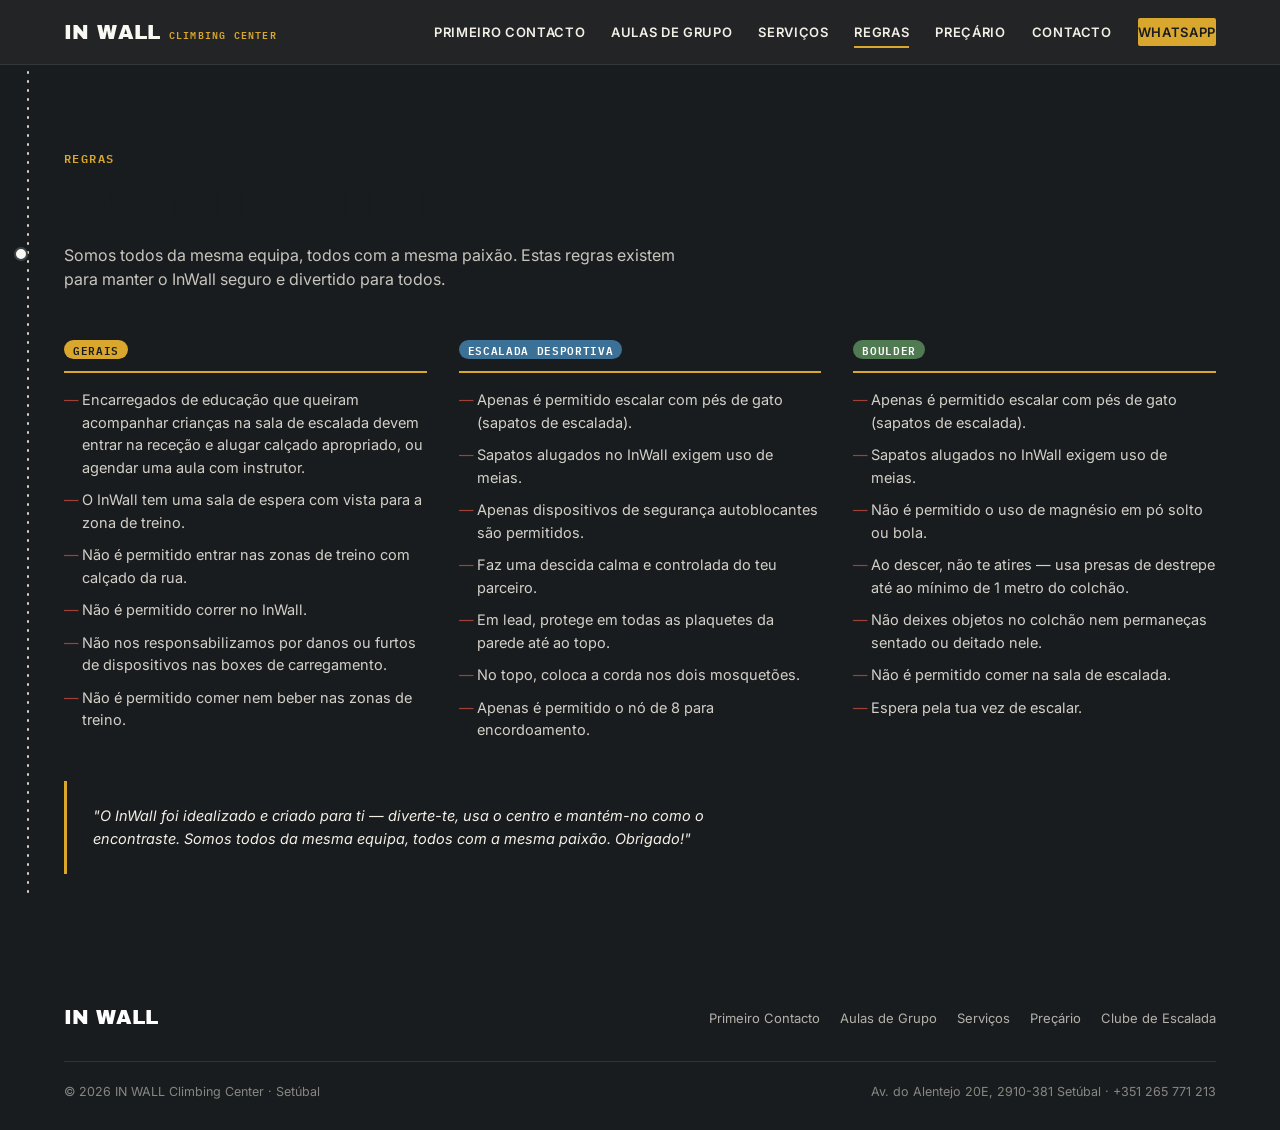
<file: regras.html>
<!DOCTYPE html>
<html lang="pt-PT">
<head>
<meta charset="UTF-8">
<meta name="viewport" content="width=device-width, initial-scale=1.0">
<title>Regras — IN WALL Climbing Center</title>
<meta name="description" content="Regras gerais, de escalada desportiva e de boulder no InWall Setúbal.">
<link rel="preconnect" href="https://fonts.googleapis.com">
<link rel="preconnect" href="https://fonts.gstatic.com" crossorigin>
<link href="https://fonts.googleapis.com/css2?family=Archivo+Black&family=Barlow+Condensed:wght@500;600;700;800&family=Inter:wght@400;500;600;700&family=IBM+Plex+Mono:wght@500;600&display=swap" rel="stylesheet">
<link rel="stylesheet" href="css/base.css">
<link rel="stylesheet" href="css/regras.css">
</head>
<body>

<div class="route-rail" aria-hidden="true">
  <svg preserveAspectRatio="none"><line class="track" x1="14" y1="0" x2="14" y2="100%"></line><line class="progress" id="routeProgress" x1="14" y1="0" x2="14" y2="0"></line></svg>
</div>

<header class="topbar">
  <div class="topbar-inner">
    <a href="index.html" class="brand">IN WALL <span>CLIMBING CENTER</span></a>
    <nav class="navlinks">
      <a href="primeiro-contacto.html">Primeiro Contacto</a>
      <a href="aulas-grupo.html">Aulas de Grupo</a>
      <a href="servicos.html">Serviços</a>
      <a href="regras.html">Regras</a>
      <a href="precario.html">Preçário</a>
      <a href="contacto.html">Contacto</a>
      <a href="https://wa.me/message/LN25NQYSWAW2D1" class="nav-cta">WhatsApp</a>
    </nav>
    <button class="burger" id="burgerBtn" aria-label="Abrir menu" aria-expanded="false">
      <svg viewBox="0 0 24 24" fill="none" stroke="currentColor" stroke-width="2"><line x1="3" y1="6" x2="21" y2="6"/><line x1="3" y1="12" x2="21" y2="12"/><line x1="3" y1="18" x2="21" y2="18"/></svg>
    </button>
  </div>
  <div class="mobile-menu" id="mobileMenu">
    <a href="primeiro-contacto.html">Primeiro Contacto</a>
    <a href="aulas-grupo.html">Aulas de Grupo</a>
    <a href="servicos.html">Serviços</a>
    <a href="regras.html">Regras</a>
    <a href="precario.html">Preçário</a>
    <a href="contacto.html">Contacto</a>
    <a href="https://wa.me/message/LN25NQYSWAW2D1" class="nav-cta">Falar no WhatsApp</a>
  </div>
</header>

<main>
  <section class="section section-dark" data-route="1">
    <div class="wrap">
      <div class="section-head reveal">
        <span class="eyebrow">Regras</span>
        <h2>Para tudo correr bem</h2>
        <p>Somos todos da mesma equipa, todos com a mesma paixão. Estas regras existem para manter o InWall seguro e divertido para todos.</p>
      </div>

      <div class="rules-grid reveal">
        <div class="rules-col">
          <h4><span class="tag tag-yellow">Gerais</span></h4>
          <ul>
            <li>Encarregados de educação que queiram acompanhar crianças na sala de escalada devem entrar na receção e alugar calçado apropriado, ou agendar uma aula com instrutor.</li>
            <li>O InWall tem uma sala de espera com vista para a zona de treino.</li>
            <li>Não é permitido entrar nas zonas de treino com calçado da rua.</li>
            <li>Não é permitido correr no InWall.</li>
            <li>Não nos responsabilizamos por danos ou furtos de dispositivos nas boxes de carregamento.</li>
            <li>Não é permitido comer nem beber nas zonas de treino.</li>
          </ul>
        </div>
        <div class="rules-col">
          <h4><span class="tag tag-blue">Escalada Desportiva</span></h4>
          <ul>
            <li>Apenas é permitido escalar com pés de gato (sapatos de escalada).</li>
            <li>Sapatos alugados no InWall exigem uso de meias.</li>
            <li>Apenas dispositivos de segurança autoblocantes são permitidos.</li>
            <li>Faz uma descida calma e controlada do teu parceiro.</li>
            <li>Em lead, protege em todas as plaquetes da parede até ao topo.</li>
            <li>No topo, coloca a corda nos dois mosquetões.</li>
            <li>Apenas é permitido o nó de 8 para encordoamento.</li>
          </ul>
        </div>
        <div class="rules-col">
          <h4><span class="tag tag-green">Boulder</span></h4>
          <ul>
            <li>Apenas é permitido escalar com pés de gato (sapatos de escalada).</li>
            <li>Sapatos alugados no InWall exigem uso de meias.</li>
            <li>Não é permitido o uso de magnésio em pó solto ou bola.</li>
            <li>Ao descer, não te atires — usa presas de destrepe até ao mínimo de 1 metro do colchão.</li>
            <li>Não deixes objetos no colchão nem permaneças sentado ou deitado nele.</li>
            <li>Não é permitido comer na sala de escalada.</li>
            <li>Espera pela tua vez de escalar.</li>
          </ul>
        </div>
      </div>
      <p class="rules-quote reveal">"O InWall foi idealizado e criado para ti — diverte-te, usa o centro e mantém-no como o encontraste. Somos todos da mesma equipa, todos com a mesma paixão. Obrigado!"</p>
    </div>
  </section>
</main>

<footer>
  <div class="wrap">
    <div class="footer-top">
      <div class="footer-brand">IN WALL</div>
      <div class="footer-links">
        <a href="primeiro-contacto.html">Primeiro Contacto</a>
        <a href="aulas-grupo.html">Aulas de Grupo</a>
        <a href="servicos.html">Serviços</a>
        <a href="precario.html">Preçário</a>
        <a href="https://inwallclimbing.pt/clube-de-escalada/">Clube de Escalada</a>
      </div>
    </div>
    <div class="footer-bottom">
      <span>© 2026 IN WALL Climbing Center · Setúbal</span>
      <span>Av. do Alentejo 20E, 2910-381 Setúbal · +351 265 771 213</span>
    </div>
  </div>
</footer>

<script src="js/base.js"></script>
</body>
</html>
</file>
<file: css/base.css>
/* ============================================
   BASE.CSS — tokens, reset, nav, footer, shared UI
   Usado por TODAS as páginas do site IN WALL
   ============================================ */

:root{
  --stone-950:#191c1e;
  --stone-900:#22262a;
  --stone-700:#3d4348;
  --stone-500:#6b7278;
  --chalk-100:#f3efe6;
  --chalk-50:#faf8f3;
  --line:#dcd5c6;
  --hold-green:#4f7a52;
  --hold-yellow:#d9a62e;
  --hold-red:#b8483d;
  --hold-blue:#3b7196;
  --hold-purple:#7a5a99;
  --radius:2px;
  --maxw:1200px;
}

*{margin:0;padding:0;box-sizing:border-box;}
html{scroll-behavior:smooth;}
body{
  background:var(--chalk-50);
  color:var(--stone-900);
  font-family:'Inter',sans-serif;
  font-size:16px;
  line-height:1.55;
  -webkit-font-smoothing:antialiased;
  overflow-x:hidden;
}
h1,h2,h3,h4{
  font-family:'Barlow Condensed',sans-serif;
  font-weight:800;
  text-transform:uppercase;
  letter-spacing:0.01em;
  line-height:1.02;
  color:var(--stone-950);
}
a{color:inherit;text-decoration:none;}
.mono{font-family:'IBM Plex Mono',monospace;}
img{display:block;max-width:100%;}
.wrap{max-width:var(--maxw);margin:0 auto;padding:0 24px;}
@media(max-width:640px){.wrap{padding:0 18px;}}

a:focus-visible, button:focus-visible, input:focus-visible, textarea:focus-visible{
  outline:3px solid var(--hold-blue);
  outline-offset:3px;
}
@media (prefers-reduced-motion: reduce){
  *{animation-duration:0.001ms !important; animation-iteration-count:1 !important; transition-duration:0.001ms !important; scroll-behavior:auto !important;}
}

/* ---------- Route line (signature element, opcional por página) ---------- */
.route-rail{
  position:fixed;left:14px;top:0;bottom:0;width:28px;z-index:40;display:none;pointer-events:none;
}
@media(min-width:1000px){.route-rail{display:block;}}
.route-rail svg{position:absolute;top:0;left:0;height:100%;width:100%;}
.route-rail .track{stroke:var(--line);stroke-width:2;fill:none;stroke-dasharray:1 8;stroke-linecap:round;}
.route-rail .progress{stroke:var(--hold-red);stroke-width:2.5;fill:none;stroke-linecap:round;transition:stroke-dashoffset .05s linear;}
.route-rail .clip{position:absolute;width:14px;height:14px;border-radius:50%;background:var(--chalk-50);border:2.5px solid var(--stone-700);left:7px;transform:translate(-50%,-50%);}
.route-rail .clip.active{background:var(--hold-red);border-color:var(--hold-red);}

/* ---------- Nav ---------- */
.topbar{
  position:sticky;top:0;z-index:50;
  background:rgba(25,28,30,0.96);
  backdrop-filter:blur(6px);
  border-bottom:1px solid rgba(255,255,255,0.08);
}
.topbar-inner{
  max-width:var(--maxw);margin:0 auto;padding:0 24px;
  display:flex;align-items:center;justify-content:space-between;height:64px;
}
.brand{
  font-family:'Archivo Black',sans-serif;color:var(--chalk-50);font-size:20px;
  letter-spacing:0.02em;display:flex;align-items:baseline;gap:8px;
}
.brand span{
  font-family:'IBM Plex Mono',monospace;font-size:10px;color:var(--hold-yellow);
  font-weight:600;letter-spacing:0.12em;
}
.navlinks{display:none;gap:26px;align-items:center;}
@media(min-width:960px){.navlinks{display:flex;}}
.navlinks a{
  color:var(--chalk-100);font-size:13px;font-weight:600;text-transform:uppercase;
  letter-spacing:0.05em;position:relative;padding:4px 0;
}
.navlinks a::after{
  content:'';position:absolute;left:0;bottom:-2px;width:0;height:2px;background:var(--hold-yellow);
  transition:width .25s ease;
}
.navlinks a:hover::after{width:100%;}
.navlinks a.active::after{width:100%;}
.nav-cta{background:var(--hold-yellow);color:var(--stone-950)!important;padding:9px 16px;border-radius:var(--radius);font-weight:700;}
.nav-cta::after{display:none;}
.burger{
  display:flex;background:none;border:none;color:var(--chalk-50);
  width:38px;height:38px;align-items:center;justify-content:center;cursor:pointer;
}
@media(min-width:960px){.burger{display:none;}}
.burger svg{width:22px;height:22px;}
.mobile-menu{display:none;background:var(--stone-950);border-bottom:1px solid rgba(255,255,255,0.08);}
.mobile-menu.open{display:block;}
.mobile-menu a{
  display:block;color:var(--chalk-100);padding:14px 24px;font-size:14px;font-weight:600;
  text-transform:uppercase;letter-spacing:0.05em;border-top:1px solid rgba(255,255,255,0.06);
}
.mobile-menu a.nav-cta{color:var(--stone-950);margin:14px 24px;border-top:none;background:var(--hold-yellow);border-radius:var(--radius);text-align:center;}

/* ---------- Section shell (comum a todas as páginas) ---------- */
.section{padding:84px 0;border-bottom:1px solid var(--line);}
.section-dark{background:var(--stone-950);color:var(--chalk-50);border-bottom:none;}
.eyebrow{
  font-family:'IBM Plex Mono',monospace;font-size:12px;font-weight:600;letter-spacing:0.12em;
  text-transform:uppercase;color:var(--hold-red);margin-bottom:12px;display:block;
}
.section-dark .eyebrow{color:var(--hold-yellow);}
.section-head{max-width:640px;margin-bottom:48px;}
.section-head h2{font-size:clamp(2rem,4.2vw,3rem);}
.section-head p{margin-top:14px;color:var(--stone-700);font-size:16px;}
.section-dark .section-head p{color:var(--chalk-100);opacity:0.8;}

/* ---------- Tag (etiqueta estilo tape de graduação) ---------- */
.tag{
  display:inline-flex;align-items:center;gap:6px;font-family:'IBM Plex Mono',monospace;
  font-size:11px;font-weight:600;letter-spacing:0.06em;text-transform:uppercase;
  padding:4px 9px;border-radius:100px;color:#fff;
}
.tag-green{background:var(--hold-green);}
.tag-yellow{background:var(--hold-yellow);color:var(--stone-950);}
.tag-red{background:var(--hold-red);}
.tag-blue{background:var(--hold-blue);}
.tag-purple{background:var(--hold-purple);}

/* ---------- Botões ---------- */
.btn{
  display:inline-flex;align-items:center;gap:8px;padding:14px 26px;border-radius:var(--radius);
  font-weight:700;font-size:14px;text-transform:uppercase;letter-spacing:0.04em;
  border:2px solid transparent;cursor:pointer;
}
.btn-primary{background:var(--hold-yellow);color:var(--stone-950);}
.btn-primary:hover{background:#f0c25a;}
.btn-outline{border-color:rgba(255,255,255,0.35);color:var(--chalk-50);}
.btn-outline:hover{border-color:var(--chalk-50);}

/* ---------- Reveal on scroll ---------- */
.reveal{opacity:0;transform:translateY(16px);transition:opacity .5s ease, transform .5s ease;}
.reveal.in{opacity:1;transform:translateY(0);}

/* ---------- Footer ---------- */
footer{background:var(--stone-950);color:var(--chalk-100);padding:44px 0 28px;}
.footer-top{display:flex;flex-wrap:wrap;gap:24px;justify-content:space-between;align-items:center;padding-bottom:28px;border-bottom:1px solid rgba(255,255,255,0.1);}
.footer-brand{font-family:'Archivo Black',sans-serif;font-size:20px;color:#fff;}
.footer-links{display:flex;gap:20px;flex-wrap:wrap;font-size:13px;}
.footer-links a{opacity:0.7;}
.footer-links a:hover{opacity:1;}
.footer-bottom{padding-top:20px;font-size:12.5px;opacity:0.5;display:flex;justify-content:space-between;flex-wrap:wrap;gap:10px;}
</file>
<file: css/index.css>
/* ============================================
   INDEX.CSS — estilos exclusivos da página inicial
   ============================================ */

.hero{
  position:relative;background:var(--stone-950);color:var(--chalk-50);
  padding:74px 0 90px;overflow:hidden;isolation:isolate;
}
.hero::before{
  content:'';position:absolute;inset:0;z-index:-1;
  background-image:
    linear-gradient(180deg, rgba(25,28,30,0.55), rgba(25,28,30,0.92) 75%),
    url('https://inwallclimbing.pt/wp-content/uploads/2023/07/escalada-scaled.jpg');
  background-size:cover;background-position:center 30%;
  filter:saturate(0.75) contrast(1.05);
}
.hero-grade{
  display:inline-flex;align-items:center;gap:10px;font-family:'IBM Plex Mono',monospace;
  font-size:12px;font-weight:600;letter-spacing:0.1em;color:var(--hold-yellow);
  text-transform:uppercase;margin-bottom:18px;
}
.hero-grade::before{content:'';width:9px;height:9px;background:var(--hold-yellow);border-radius:50%;display:inline-block;}
.hero h1{font-size:clamp(2.6rem,7vw,5.2rem);color:var(--chalk-50);max-width:820px;}
.hero h1 em{font-style:normal;color:var(--hold-yellow);}
.hero-sub{margin-top:22px;font-size:17px;max-width:520px;color:var(--chalk-100);opacity:0.85;}
.hero-actions{display:flex;flex-wrap:wrap;gap:14px;margin-top:34px;}
.hero-stats{
  display:grid;grid-template-columns:repeat(3,1fr);max-width:560px;margin-top:56px;
  border-top:1px solid rgba(255,255,255,0.15);padding-top:22px;
}
.hero-stats div b{display:block;font-family:'Barlow Condensed',sans-serif;font-size:1.9rem;font-weight:800;color:var(--chalk-50);}
.hero-stats div span{font-size:12px;color:var(--chalk-100);opacity:0.7;text-transform:uppercase;letter-spacing:0.04em;}

/* ---------- Cartões de visão geral (ligam às outras páginas) ---------- */
.overview-grid{display:grid;gap:22px;grid-template-columns:repeat(auto-fill,minmax(260px,1fr));}
.overview-card{
  background:var(--chalk-100);border:1px solid var(--line);border-radius:var(--radius);
  padding:26px;display:flex;flex-direction:column;gap:12px;transition:transform .2s ease, box-shadow .2s ease;
}
.overview-card:hover{transform:translateY(-4px);box-shadow:0 10px 24px rgba(25,28,30,0.08);}
.overview-card h4{font-size:1.2rem;}
.overview-card p{color:var(--stone-700);font-size:14.5px;flex:1;}
.overview-card .go{
  font-family:'IBM Plex Mono',monospace;font-size:12px;font-weight:600;letter-spacing:0.05em;
  color:var(--hold-red);text-transform:uppercase;
}
</file>
<file: css/aulas-grupo.css>
/* ============================================
   AULAS-GRUPO.CSS
   ============================================ */

.schedule-grid{display:grid;gap:22px;grid-template-columns:repeat(auto-fit,minmax(300px,1fr));}
.schedule-card{background:var(--stone-950);color:var(--chalk-50);border-radius:var(--radius);padding:28px;}
.schedule-card .age{font-family:'IBM Plex Mono',monospace;font-size:12px;color:var(--hold-yellow);letter-spacing:0.08em;}
.schedule-card h4{color:#fff;font-size:1.6rem;margin:6px 0 14px;}
.timerow{display:flex;justify-content:space-between;font-size:14px;padding:7px 0;border-bottom:1px solid rgba(255,255,255,0.1);}
.timerow b{color:var(--chalk-50);}
.plan-list{list-style:none;margin-top:16px;display:flex;flex-direction:column;gap:6px;}
.plan-list li{display:flex;justify-content:space-between;font-size:14px;color:var(--chalk-100);opacity:0.85;}
.plan-list li b{color:#fff;font-family:'IBM Plex Mono',monospace;opacity:1;}
.schedule-note{font-size:12px;opacity:0.55;margin-top:14px;}
</file>
<file: css/contacto.css>
/* ============================================
   CONTACTO.CSS
   ============================================ */

.contact-layout{display:grid;gap:48px;grid-template-columns:1.1fr 0.9fr;align-items:start;}
@media(max-width:860px){.contact-layout{grid-template-columns:1fr;}}
.form-field{margin-bottom:16px;}
.form-field label{display:block;font-size:12.5px;font-weight:600;text-transform:uppercase;letter-spacing:0.05em;margin-bottom:6px;color:var(--stone-700);}
.form-field input,.form-field textarea{
  width:100%;padding:12px 14px;border:1px solid var(--line);border-radius:var(--radius);
  font-family:'Inter',sans-serif;font-size:14.5px;background:var(--chalk-50);color:var(--stone-950);
}
.form-field textarea{min-height:110px;resize:vertical;}
.submit-btn{
  background:var(--stone-950);color:#fff;border:none;padding:14px 30px;border-radius:var(--radius);
  font-weight:700;text-transform:uppercase;letter-spacing:0.04em;font-size:13.5px;cursor:pointer;
}
.submit-btn:hover{background:var(--hold-red);}
.info-card{background:var(--stone-950);color:var(--chalk-50);border-radius:var(--radius);padding:30px;}
.info-card h4{color:#fff;font-size:1.2rem;margin-bottom:6px;}
.info-block{margin-bottom:22px;}
.info-block .label{font-family:'IBM Plex Mono',monospace;font-size:11px;color:var(--hold-yellow);letter-spacing:0.08em;text-transform:uppercase;display:block;margin-bottom:6px;}
.info-block a, .info-block p{color:var(--chalk-100);font-size:15px;}

/* ---------- Newsletter ---------- */
.newsletter{
  background:linear-gradient(120deg,var(--hold-red),#8f342b);color:#fff;border-radius:var(--radius);
  padding:48px 40px;display:flex;flex-wrap:wrap;gap:24px;align-items:center;justify-content:space-between;
}
.newsletter h3{color:#fff;font-size:clamp(1.6rem,3vw,2.2rem);max-width:420px;}
.newsletter p{color:rgba(255,255,255,0.85);font-size:14.5px;margin-top:8px;max-width:380px;}
.newsletter-form{display:flex;gap:0;flex-wrap:wrap;max-width:420px;width:100%;}
.newsletter-form input{
  flex:1;min-width:180px;padding:14px 16px;border:none;border-radius:var(--radius) 0 0 var(--radius);
  font-family:'Inter',sans-serif;font-size:14.5px;
}
.newsletter-form button{
  padding:14px 22px;border:none;border-radius:0 var(--radius) var(--radius) 0;
  background:var(--stone-950);color:#fff;font-weight:700;text-transform:uppercase;font-size:13px;letter-spacing:0.04em;cursor:pointer;
}
.newsletter-form button:hover{background:#000;}
</file>
<file: css/precario.css>
/* ============================================
   PRECARIO.CSS
   ============================================ */

.price-tiers{display:grid;gap:22px;grid-template-columns:repeat(auto-fit,minmax(300px,1fr));margin-bottom:40px;}
.tier{border:1px solid var(--line);border-radius:var(--radius);padding:28px;background:var(--chalk-100);}
.tier h4{font-size:1.2rem;margin-bottom:16px;}
.tier-row{display:flex;justify-content:space-between;padding:9px 0;border-bottom:1px dashed var(--line);font-size:14.5px;}
.tier-row b{font-family:'Barlow Condensed',sans-serif;font-weight:800;font-size:1.1rem;}
.tier-notes{margin-top:14px;font-size:12.5px;color:var(--stone-500);}
.tier-notes li{margin-bottom:4px;}

.table-wrap{overflow-x:auto;margin-top:10px;border:1px solid var(--line);border-radius:var(--radius);}
table{width:100%;border-collapse:collapse;font-size:14px;min-width:480px;}
th,td{padding:12px 16px;text-align:left;border-bottom:1px solid var(--line);}
thead th{
  font-family:'IBM Plex Mono',monospace;font-size:11px;text-transform:uppercase;letter-spacing:0.06em;
  background:var(--stone-950);color:var(--chalk-50);
}
tbody tr:last-child td{border-bottom:none;}
tbody tr:hover{background:var(--chalk-100);}
.equip-tables{display:grid;gap:28px;grid-template-columns:repeat(auto-fit,minmax(360px,1fr));margin-top:36px;}
.equip-tables h5{font-size:0.95rem;font-weight:700;text-transform:uppercase;letter-spacing:0.04em;margin-bottom:10px;color:var(--stone-700);font-family:'Inter',sans-serif;}
</file>
<file: css/primeiro-contacto.css>
/* ============================================
   PRIMEIRO-CONTACTO.CSS
   ============================================ */

.page-hero{
  background:var(--stone-950);color:var(--chalk-50);padding:56px 0 48px;
}
.page-hero .eyebrow{color:var(--hold-yellow);}
.page-hero h1{font-size:clamp(2.2rem,5.5vw,3.6rem);}
.page-hero p{margin-top:14px;max-width:600px;color:var(--chalk-100);opacity:0.85;}

.discipline{margin-bottom:56px;}
.discipline-head{display:flex;align-items:flex-start;gap:16px;flex-wrap:wrap;margin-bottom:18px;}
.discipline-head h3{font-size:clamp(1.6rem,3vw,2.1rem);}
.discipline p{max-width:680px;color:var(--stone-700);}

.cards{display:grid;gap:22px;grid-template-columns:repeat(auto-fill,minmax(280px,1fr));}
.card{
  background:var(--chalk-100);border:1px solid var(--line);border-radius:var(--radius);
  padding:26px;display:flex;flex-direction:column;gap:14px;position:relative;
}
.card h4{font-size:1.15rem;letter-spacing:0.01em;}
.card ul{padding-left:18px;color:var(--stone-700);font-size:14.5px;}
.card ul li{margin-bottom:4px;}
.price-row{
  margin-top:auto;padding-top:14px;border-top:1px dashed var(--line);
  display:flex;justify-content:space-between;align-items:baseline;flex-wrap:wrap;gap:6px;
}
.price{font-family:'Barlow Condensed',sans-serif;font-weight:800;font-size:1.7rem;color:var(--stone-950);}
.price small{font-family:'Inter',sans-serif;font-weight:500;font-size:12px;color:var(--stone-500);}
.card-cta{
  display:inline-block;text-align:center;padding:10px 16px;border-radius:var(--radius);
  background:var(--stone-950);color:var(--chalk-50)!important;font-weight:700;font-size:13px;
  text-transform:uppercase;letter-spacing:0.04em;
}
.card-cta:hover{background:var(--hold-red);}
</file>
<file: css/regras.css>
/* ============================================
   REGRAS.CSS
   ============================================ */

.rules-grid{display:grid;gap:32px;grid-template-columns:repeat(auto-fit,minmax(280px,1fr));}
.rules-col h4{
  display:flex;align-items:center;gap:10px;font-size:1.1rem;color:var(--chalk-50);
  padding-bottom:12px;border-bottom:2px solid var(--hold-yellow);margin-bottom:16px;
}
.rules-col ul{list-style:none;display:flex;flex-direction:column;gap:10px;}
.rules-col li{font-size:14.5px;color:var(--chalk-100);opacity:0.85;padding-left:18px;position:relative;}
.rules-col li::before{content:'—';position:absolute;left:0;color:var(--hold-red);}
.rules-quote{
  margin-top:40px;padding:24px 26px;border-left:3px solid var(--hold-yellow);
  font-style:italic;color:var(--chalk-100);opacity:0.85;font-size:14.5px;max-width:720px;
}
</file>
